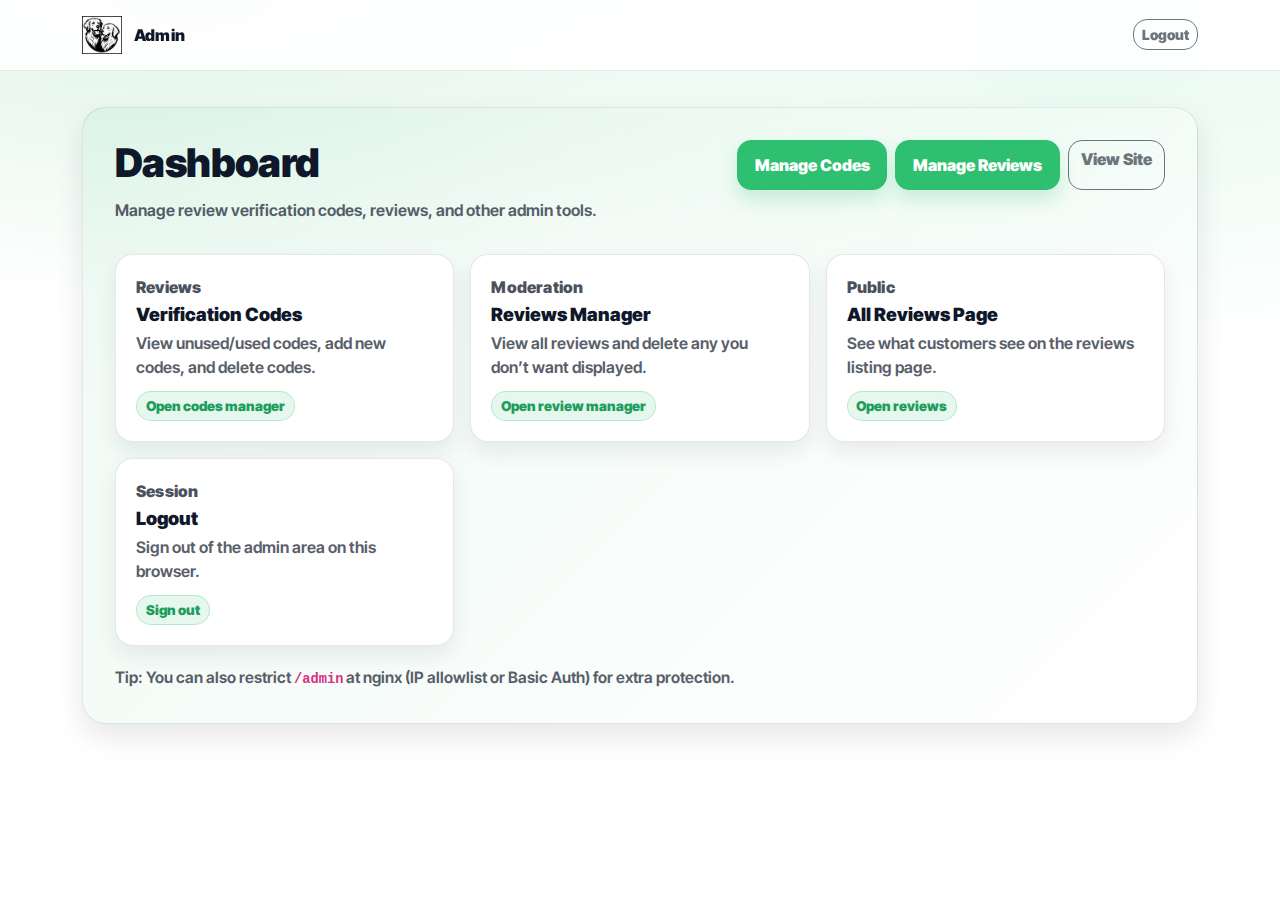
<file: admin/index.html>
<!doctype html>
<html lang="en">
<head>
  <meta charset="utf-8" />
  <meta name="viewport" content="width=device-width, initial-scale=1" />
  <title>Admin Dashboard | Smoky Mountain Retrievers</title>

  <link rel="icon" href="/assets/images/smokymountainretrieverslogo-96x91.png" type="image/png" />
  <link rel="stylesheet" href="/assets/bootstrap/css/bootstrap.min.css" />

  <link rel="preconnect" href="https://fonts.googleapis.com">
  <link rel="preconnect" href="https://fonts.gstatic.com" crossorigin>
  <link href="https://fonts.googleapis.com/css2?family=Inter+Tight:wght@300;400;500;600;700;800;900&display=swap" rel="stylesheet">

  <style>
    :root{
      --bg: #ffffff;
      --bg-tint: #f4fbf6;
      --surface: #ffffff;
      --border: rgba(17, 24, 39, .10);
      --text: #0f172a;
      --muted: rgba(15, 23, 42, .70);

      --brand: #2fbf71;
      --brand-soft: rgba(47, 191, 113, .12);

      --shadow: 0 12px 28px rgba(15, 23, 42, .10);
      --radius: 18px;
    }

    body{
      font-family: "Inter Tight", system-ui, -apple-system, Segoe UI, Roboto, Arial, sans-serif;
      background:
        radial-gradient(1100px 500px at 15% 0%, rgba(47,191,113,.10), transparent 60%),
        radial-gradient(900px 450px at 85% 10%, rgba(167,243,208,.16), transparent 60%),
        linear-gradient(180deg, var(--bg-tint), var(--bg) 35%);
      color: var(--text);
      min-height: 100vh;
    }

    .site-nav{
      background: rgba(255,255,255,.90);
      backdrop-filter: blur(10px);
      border-bottom: 1px solid var(--border);
    }
    .brand-lockup{
      display:flex; align-items:center; gap:.75rem;
      text-decoration:none;
    }
    .brand-lockup img{ width: 40px; height:auto; }
    .brand-lockup span{
      font-weight: 900;
      letter-spacing: .2px;
      color: var(--text);
    }

    .wrap{ padding: 2.25rem 0 3.25rem; }

    .panel{
      background: linear-gradient(135deg, rgba(47,191,113,.08), rgba(255,255,255,.92));
      border: 1px solid var(--border);
      border-radius: calc(var(--radius) + 6px);
      box-shadow: var(--shadow);
      padding: 2rem;
    }

    .title{
      font-weight: 950;
      letter-spacing: -.6px;
      margin: 0;
      font-size: clamp(1.9rem, 1.6vw + 1.2rem, 2.8rem);
    }
    .subtitle{
      margin-top: .65rem;
      color: var(--muted);
      font-weight: 650;
      max-width: 52rem;
    }

    .card-tile{
      border-radius: var(--radius);
      border: 1px solid var(--border);
      background: var(--surface);
      box-shadow: 0 10px 22px rgba(15,23,42,.08);
      padding: 1.25rem;
      transition: transform .15s ease, border-color .15s ease;
      height: 100%;
      text-decoration: none;
      color: inherit;
      display:block;
    }
    .card-tile:hover{
      transform: translateY(-2px);
      border-color: rgba(47,191,113,.35);
    }
    .tile-kicker{
      font-weight: 900;
      color: rgba(15,23,42,.75);
      letter-spacing: .2px;
      margin-bottom: .25rem;
    }
    .tile-title{
      font-weight: 950;
      margin: 0 0 .35rem;
      font-size: 1.15rem;
    }
    .tile-desc{
      color: var(--muted);
      font-weight: 650;
      margin: 0;
    }
    .pill{
      display:inline-block;
      font-weight: 900;
      background: var(--brand-soft);
      color: #1e9e5d;
      border: 1px solid rgba(47,191,113,.25);
      border-radius: 999px;
      padding: .25rem .55rem;
      font-size: .85rem;
      margin-top: .75rem;
    }

    .btn-primary{
      background: var(--brand);
      border-color: var(--brand);
      font-weight: 900;
      border-radius: 14px;
      padding: .75rem 1.05rem;
      box-shadow: 0 10px 18px rgba(47,191,113,.22);
    }
    .btn-primary:hover{ background:#26aa64; border-color:#26aa64; }
    .btn-outline-secondary{
      border-radius: 14px;
      font-weight: 900;
    }

    .footer-note{
      margin-top: 1.25rem;
      color: var(--muted);
      font-weight: 650;
      font-size: .98rem;
    }
  </style>
</head>
<body>
  <!-- NAV -->
  <nav class="navbar navbar-expand-lg site-nav sticky-top">
    <div class="container py-2">
      <a class="brand-lockup" href="/index.html">
        <img src="/assets/images/smokymountainretrieverslogo-96x91.png" alt="Smoky Mountain Retrievers logo">
        <span>Admin</span>
      </a>

      <div class="ms-auto d-flex gap-2">
        <a class="btn btn-outline-secondary btn-sm" href="/admin/logout">Logout</a>
      </div>
    </div>
  </nav>

  <!-- CONTENT -->
  <main class="wrap">
    <div class="container">
      <section class="panel">
        <div class="d-flex flex-wrap justify-content-between align-items-start gap-3">
          <div>
            <h1 class="title">Dashboard</h1>
            <p class="subtitle mb-0">
              Manage review verification codes, reviews, and other admin tools.
            </p>
          </div>
          <div class="d-flex gap-2 flex-wrap">
            <a class="btn btn-primary" href="/admin/codes.html">Manage Codes</a>
            <a class="btn btn-primary" href="/admin/reviews.html">Manage Reviews</a>
            <a class="btn btn-outline-secondary" href="/index.html">View Site</a>
          </div>
        </div>

        <div class="row g-3 mt-3">
          <div class="col-12 col-md-6 col-lg-4">
            <a class="card-tile" href="/admin/codes.html">
              <div class="tile-kicker">Reviews</div>
              <h2 class="tile-title">Verification Codes</h2>
              <p class="tile-desc">View unused/used codes, add new codes, and delete codes.</p>
              <span class="pill">Open codes manager</span>
            </a>
          </div>

          <div class="col-12 col-md-6 col-lg-4">
            <a class="card-tile" href="/admin/reviews.html">
              <div class="tile-kicker">Moderation</div>
              <h2 class="tile-title">Reviews Manager</h2>
              <p class="tile-desc">View all reviews and delete any you don’t want displayed.</p>
              <span class="pill">Open review manager</span>
            </a>
          </div>

          <div class="col-12 col-md-6 col-lg-4">
            <a class="card-tile" href="/reviews.html">
              <div class="tile-kicker">Public</div>
              <h2 class="tile-title">All Reviews Page</h2>
              <p class="tile-desc">See what customers see on the reviews listing page.</p>
              <span class="pill">Open reviews</span>
            </a>
          </div>

          <div class="col-12 col-md-6 col-lg-4">
            <a class="card-tile" href="/admin/logout">
              <div class="tile-kicker">Session</div>
              <h2 class="tile-title">Logout</h2>
              <p class="tile-desc">Sign out of the admin area on this browser.</p>
              <span class="pill">Sign out</span>
            </a>
          </div>
        </div>

        <p class="footer-note mb-0">
          Tip: You can also restrict <code>/admin</code> at nginx (IP allowlist or Basic Auth) for extra protection.
        </p>
      </section>
    </div>
  </main>
</body>
</html>
</file>
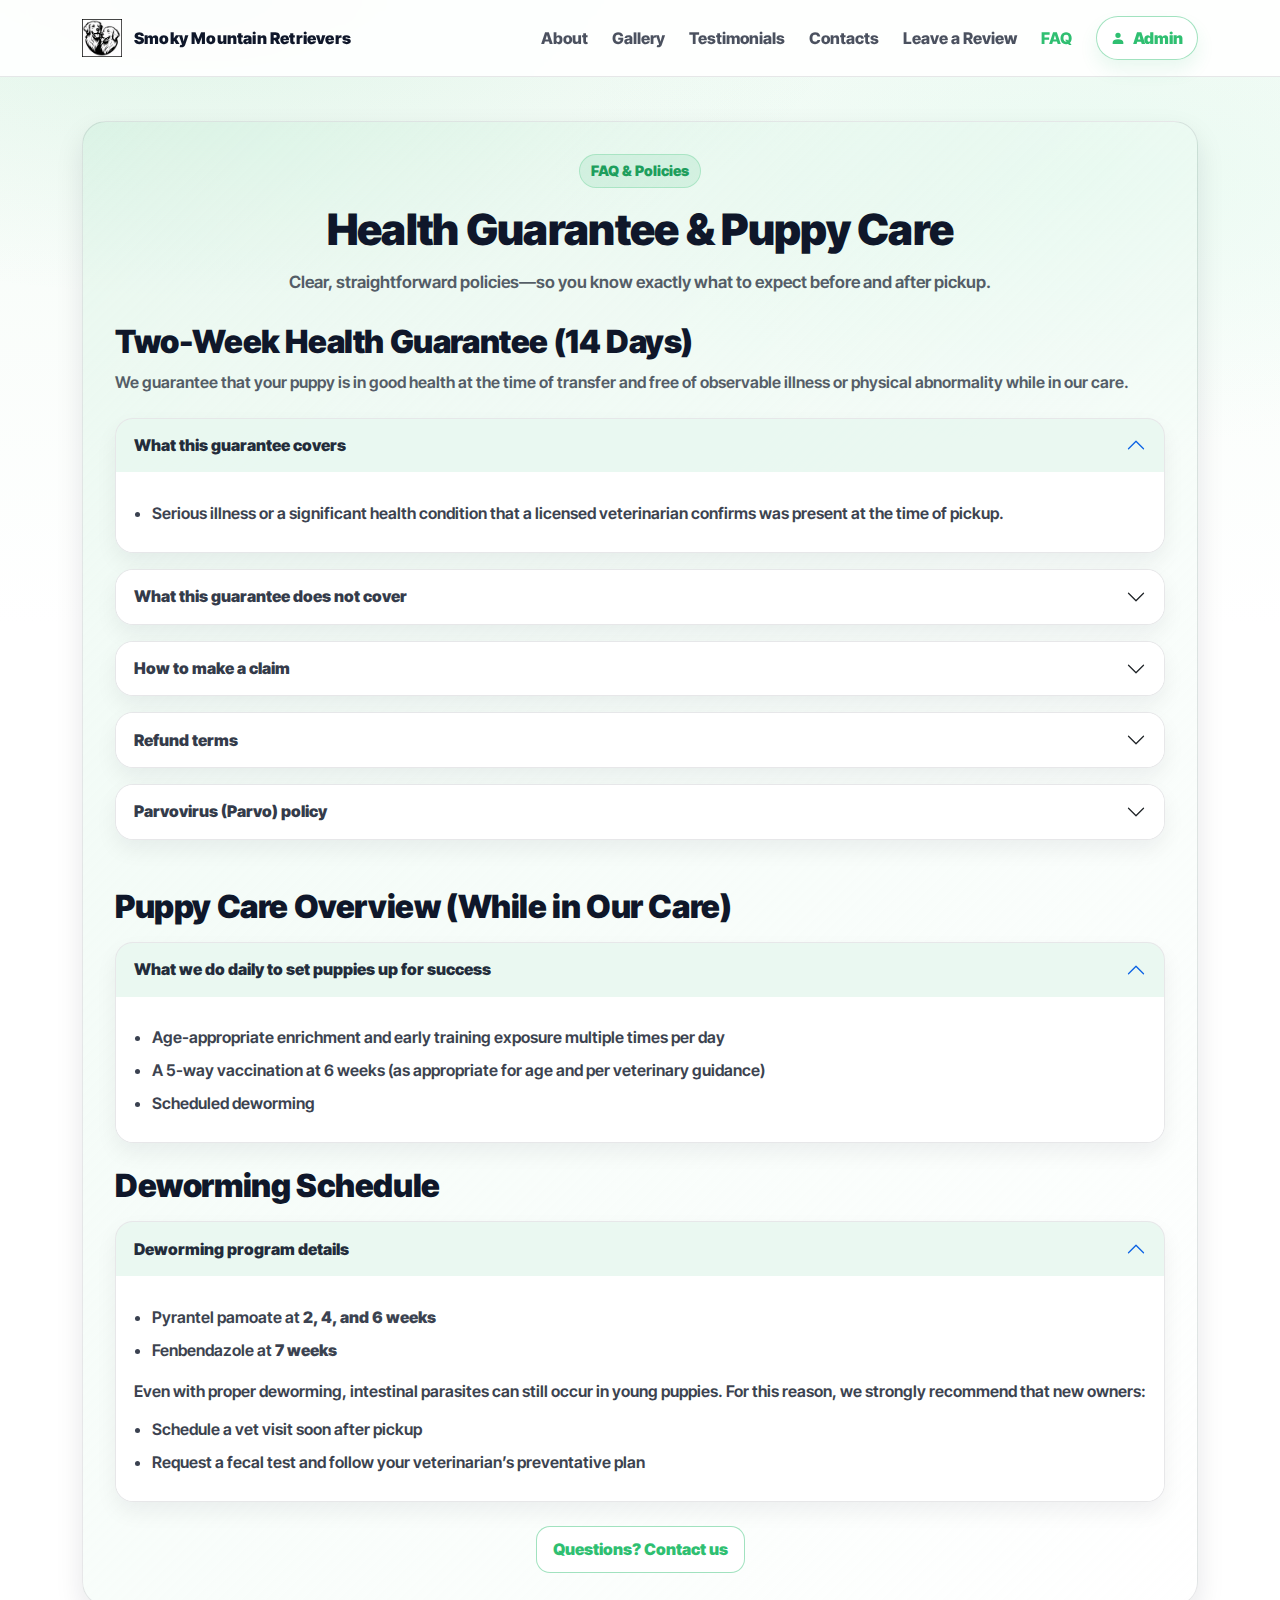
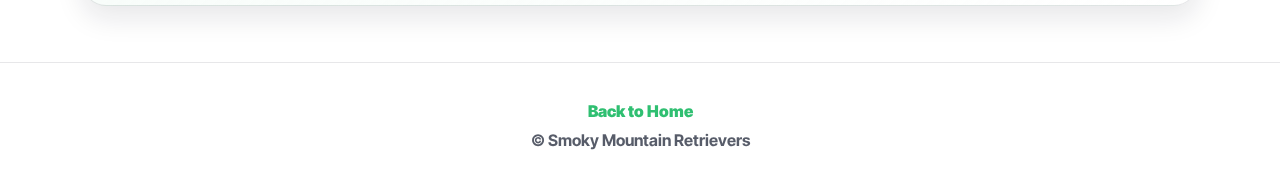
<file: faq.html>
<!doctype html>
<html lang="en">
<head>
  <meta charset="utf-8" />
  <meta name="viewport" content="width=device-width, initial-scale=1" />
  <title>FAQ | Smoky Mountain Retrievers</title>
  <meta name="description" content="Frequently asked questions and health guarantee information for Smoky Mountain Retrievers." />

  <link rel="icon" href="assets/images/smokymountainretrieverslogo-96x91.png" type="image/png" />
  <link rel="stylesheet" href="assets/bootstrap/css/bootstrap.min.css" />

  <!-- Inter Tight (Mobirise-like) -->
  <link rel="preconnect" href="https://fonts.googleapis.com">
  <link rel="preconnect" href="https://fonts.gstatic.com" crossorigin>
  <link href="https://fonts.googleapis.com/css2?family=Inter+Tight:wght@300;400;500;600;700;800;900&display=swap" rel="stylesheet">

  <style>
    :root{
      --bg: #ffffff;
      --bg-tint: #f4fbf6;
      --surface: #ffffff;
      --surface-2: #f7faf8;
      --border: rgba(17, 24, 39, .10);

      --text: #0f172a;
      --muted: rgba(15, 23, 42, .70);

      --brand: #2fbf71;
      --brand-2: #a7f3d0;
      --brand-soft: rgba(47, 191, 113, .12);

      --shadow: 0 12px 28px rgba(15, 23, 42, .10);
      --radius: 18px;
    }

    html{ scroll-behavior: smooth; }

    body{
      font-family: "Inter Tight", system-ui, -apple-system, Segoe UI, Roboto, Arial, sans-serif;
      background:
        radial-gradient(1100px 500px at 15% 0%, rgba(47,191,113,.10), transparent 60%),
        radial-gradient(900px 450px at 85% 10%, rgba(167,243,208,.16), transparent 60%),
        linear-gradient(180deg, var(--bg-tint), var(--bg) 35%);
      color: var(--text);
      min-height: 100vh;
    }

    /* Navbar */
    .site-nav{
      background: rgba(255,255,255,.90);
      backdrop-filter: blur(10px);
      border-bottom: 1px solid var(--border);
    }
    .brand-lockup{
      display:flex; align-items:center; gap:.75rem;
      text-decoration:none;
    }
    .brand-lockup img{ width: 40px; height:auto; }
    .brand-lockup span{
      font-weight: 900;
      letter-spacing: .2px;
      color: var(--text);
    }
    .nav-link{
      color: rgba(15,23,42,.75) !important;
      font-weight: 800;
    }
    .nav-link:hover{ color: var(--brand) !important; }

    .navbar-toggler{ border-color: rgba(15,23,42,.20); }
    .navbar-toggler-icon{
      background-image: url("data:image/svg+xml,%3csvg xmlns='http://www.w3.org/2000/svg' viewBox='0 0 30 30'%3e%3cpath stroke='rgba%2815, 23, 42, 0.85%29' stroke-linecap='round' stroke-miterlimit='10' stroke-width='2' d='M4 7h22M4 15h22M4 23h22'/%3e%3c/svg%3e");
    }

    .nav-btn{
      display: inline-flex;
      align-items: center;
      gap: .45rem;
      padding: .55rem .85rem !important;
      border-radius: 999px;
      font-weight: 900 !important;
      border: 1px solid rgba(47,191,113,.45);
      color: var(--brand) !important;
      background: rgba(255,255,255,.85);
      box-shadow: 0 10px 18px rgba(47,191,113,.10);
    }
    .nav-btn:hover{
      background: rgba(47,191,113,.10);
      border-color: rgba(47,191,113,.60);
      color: #1e9e5d !important;
    }
    .nav-btn svg{ width: 16px; height: 16px; flex: 0 0 16px; }

    /* Layout */
    .wrap{ padding: 2.75rem 0 3.5rem; }

    .panel{
      background: linear-gradient(135deg, rgba(47,191,113,.08), rgba(255,255,255,.92));
      border: 1px solid var(--border);
      border-radius: calc(var(--radius) + 6px);
      box-shadow: var(--shadow);
      padding: 2rem;
    }

    .title{
      font-weight: 980;
      letter-spacing: -.7px;
      margin: 0;
      text-align: center;
      font-size: clamp(2.0rem, 2vw + 1.1rem, 3.0rem);
    }
    .subtitle{
      margin: .85rem auto 0;
      max-width: 60rem;
      text-align: center;
      color: var(--muted);
      font-weight: 650;
      font-size: 1.06rem;
    }

    .badge-soft{
      display:inline-flex;
      align-items:center;
      gap:.45rem;
      padding: .35rem .7rem;
      border-radius: 999px;
      background: rgba(47,191,113,.12);
      border: 1px solid rgba(47,191,113,.25);
      color: #1e9e5d;
      font-weight: 900;
      font-size: .9rem;
    }

    .section-h{
      margin-top: 1.75rem;
      display:flex;
      align-items:center;
      justify-content: space-between;
      gap: 1rem;
      flex-wrap: wrap;
    }

    /* Accordion styling to match theme */
    .accordion-item{
      border: 1px solid var(--border) !important;
      border-radius: var(--radius) !important;
      overflow: hidden;
      box-shadow: 0 10px 22px rgba(15,23,42,.06);
      background: rgba(255,255,255,.92);
    }
    .accordion-item + .accordion-item{
      margin-top: 1rem;
    }
    .accordion-button{
      font-weight: 950;
      color: rgba(15,23,42,.86);
      background: rgba(255,255,255,.92);
      padding: 1.05rem 1.1rem;
    }
    .accordion-button:not(.collapsed){
      background: rgba(47,191,113,.10);
      color: rgba(15,23,42,.92);
      box-shadow: none;
    }
    .accordion-button:focus{
      box-shadow: 0 0 0 .22rem var(--brand-soft);
      border-color: rgba(47,191,113,.45);
    }
    .accordion-body{
      color: rgba(15,23,42,.82);
      font-weight: 650;
      line-height: 1.6;
      background: rgba(255,255,255,.92);
      padding: 1.05rem 1.1rem 1.15rem;
    }

    .k-list{
      margin: .75rem 0 0;
      padding-left: 1.15rem;
    }
    .k-list li{ margin: .45rem 0; }

    .btn-outline-primary{
      border-color: rgba(47,191,113,.45);
      color: var(--brand);
      font-weight: 900;
      border-radius: 14px;
      padding: .65rem 1rem;
      background: rgba(255,255,255,.85);
    }
    .btn-outline-primary:hover{
      background: rgba(47,191,113,.10);
      border-color: rgba(47,191,113,.55);
      color: #1e9e5d;
    }

    footer{
      border-top: 1px solid var(--border);
      background: rgba(255,255,255,.85);
      backdrop-filter: blur(10px);
      padding: 2.25rem 0;
    }
    footer a{
      color: var(--brand);
      font-weight: 950;
      text-decoration:none;
    }
    footer a:hover{ text-decoration: underline; }
    .footer-muted{ color: var(--muted); font-weight: 700; margin-top: .35rem; text-align:center; }
  </style>
</head>

<body>
  <!-- NAV -->
  <nav class="navbar navbar-expand-lg site-nav sticky-top">
    <div class="container py-2">
      <a class="brand-lockup" href="index.html">
        <img src="assets/images/smokymountainretrieverslogo-96x91.png" alt="Smoky Mountain Retrievers logo">
        <span>Smoky Mountain Retrievers</span>
      </a>

      <button class="navbar-toggler" type="button" data-bs-toggle="collapse" data-bs-target="#navMain" aria-controls="navMain" aria-expanded="false" aria-label="Toggle navigation">
        <span class="navbar-toggler-icon"></span>
      </button>

      <div class="collapse navbar-collapse justify-content-end" id="navMain">
        <ul class="navbar-nav align-items-lg-center gap-lg-2 mt-3 mt-lg-0">
          <li class="nav-item"><a class="nav-link" href="index.html#about">About</a></li>
          <li class="nav-item"><a class="nav-link" href="index.html#gallery">Gallery</a></li>
          <li class="nav-item"><a class="nav-link" href="index.html#testimonials">Testimonials</a></li>
          <li class="nav-item"><a class="nav-link" href="index.html#contact">Contacts</a></li>
          <li class="nav-item"><a class="nav-link" href="review.html">Leave a Review</a></li>

          <li class="nav-item">
            <a class="nav-link" href="faq.html" aria-current="page" style="color: var(--brand) !important;">FAQ</a>
          </li>

          <li class="nav-item ms-lg-2">
            <a class="nav-link nav-btn" href="/admin/login" aria-label="Admin login">
              <svg viewBox="0 0 24 24" aria-hidden="true">
                <path fill="currentColor" d="M12 12a4 4 0 1 0-4-4 4 4 0 0 0 4 4Zm0 2c-4.42 0-8 2-8 4.5V21h16v-2.5C20 16 16.42 14 12 14Z"></path>
              </svg>
              Admin
            </a>
          </li>
        </ul>
      </div>
    </div>
  </nav>

  <main class="wrap">
    <div class="container">
      <section class="panel">
        <div class="text-center">
          <div class="badge-soft">FAQ & Policies</div>
          <h1 class="title mt-3">Health Guarantee & Puppy Care</h1>
          <p class="subtitle">
            Clear, straightforward policies—so you know exactly what to expect before and after pickup.
          </p>
        </div>

        <div class="section-h">
          <h2 class="m-0" style="font-weight: 980; letter-spacing: -.4px;">Two-Week Health Guarantee (14 Days)</h2>
        </div>

        <p class="mt-2 mb-0" style="color: var(--muted); font-weight: 650;">
          We guarantee that your puppy is in good health at the time of transfer and free of observable illness or physical abnormality while in our care.
        </p>

        <div class="accordion mt-4" id="faqAccordion">
          <div class="accordion-item">
            <h2 class="accordion-header" id="h1">
              <button class="accordion-button" type="button" data-bs-toggle="collapse" data-bs-target="#c1" aria-expanded="true" aria-controls="c1">
                What this guarantee covers
              </button>
            </h2>
            <div id="c1" class="accordion-collapse collapse show" aria-labelledby="h1" data-bs-parent="#faqAccordion">
              <div class="accordion-body">
                <ul class="k-list">
                  <li>Serious illness or a significant health condition that a licensed veterinarian confirms was present at the time of pickup.</li>
                </ul>
              </div>
            </div>
          </div>

          <div class="accordion-item">
            <h2 class="accordion-header" id="h2">
              <button class="accordion-button collapsed" type="button" data-bs-toggle="collapse" data-bs-target="#c2" aria-expanded="false" aria-controls="c2">
                What this guarantee does not cover
              </button>
            </h2>
            <div id="c2" class="accordion-collapse collapse" aria-labelledby="h2" data-bs-parent="#faqAccordion">
              <div class="accordion-body">
                <ul class="k-list">
                  <li>Illnesses, injuries, accidents, or stress-related issues that occur after the puppy leaves our care</li>
                  <li>Routine and common puppy issues (including mild diarrhea, stress-related stomach upset, etc.)</li>
                  <li>Intestinal parasites (worms/giardia/coccidia), which are common in puppies despite responsible prevention and treatment</li>
                  <li>Any condition caused by failure to follow basic care (vaccination schedule, safe exposure practices, proper supervision, etc.)</li>
                </ul>
              </div>
            </div>
          </div>

          <div class="accordion-item">
            <h2 class="accordion-header" id="h3">
              <button class="accordion-button collapsed" type="button" data-bs-toggle="collapse" data-bs-target="#c3" aria-expanded="false" aria-controls="c3">
                How to make a claim
              </button>
            </h2>
            <div id="c3" class="accordion-collapse collapse" aria-labelledby="h3" data-bs-parent="#faqAccordion">
              <div class="accordion-body">
                <ul class="k-list">
                  <li>You must have the puppy examined by a licensed veterinarian within <strong>72 hours</strong> of pickup if you suspect a serious issue.</li>
                  <li>Notify us within <strong>24 hours</strong> of the vet visit.</li>
                  <li>Provide written documentation from the veterinarian (diagnosis, test results, and clinic contact information).</li>
                </ul>
              </div>
            </div>
          </div>

          <div class="accordion-item">
            <h2 class="accordion-header" id="h4">
              <button class="accordion-button collapsed" type="button" data-bs-toggle="collapse" data-bs-target="#c4" aria-expanded="false" aria-controls="c4">
                Refund terms
              </button>
            </h2>
            <div id="c4" class="accordion-collapse collapse" aria-labelledby="h4" data-bs-parent="#faqAccordion">
              <div class="accordion-body">
                <ul class="k-list">
                  <li>If a qualifying serious condition is confirmed, you may return the puppy to us within <strong>14 calendar days</strong> of pickup for a refund of the purchase price minus the deposit.</li>
                  <li>The puppy must be returned in the same general condition (excluding the diagnosed issue) and accompanied by veterinary records.</li>
                  <li>If the puppy is not returned within the 14-day period, the refund option is forfeited.</li>
                </ul>
              </div>
            </div>
          </div>

          <div class="accordion-item">
            <h2 class="accordion-header" id="h5">
              <button class="accordion-button collapsed" type="button" data-bs-toggle="collapse" data-bs-target="#c5" aria-expanded="false" aria-controls="c5">
                Parvovirus (Parvo) policy
              </button>
            </h2>
            <div id="c5" class="accordion-collapse collapse" aria-labelledby="h5" data-bs-parent="#faqAccordion">
              <div class="accordion-body">
                <p class="mb-2">
                  Because parvovirus incubation periods can vary and exposure can happen after pickup, parvo is only covered under the following circumstances:
                </p>
                <ul class="k-list">
                  <li>Puppies still in our care and/or puppies from the same litter that left our care on or after your pickup date are diagnosed with parvo by a licensed veterinarian; or</li>
                  <li>Your puppy receives a parvo test on the same day as pickup and the veterinarian documents a positive result consistent with infection present at the time of transfer.</li>
                </ul>
              </div>
            </div>
          </div>
        </div>

        <!-- CHANGED: Puppy Care Overview now uses the same accordion styling -->
        <div class="section-h mt-5">
          <h2 class="m-0" style="font-weight: 980; letter-spacing: -.4px;">Puppy Care Overview (While in Our Care)</h2>
        </div>

        <div class="accordion mt-3" id="careAccordion">
          <div class="accordion-item">
            <h2 class="accordion-header" id="ch1">
              <button class="accordion-button" type="button" data-bs-toggle="collapse" data-bs-target="#cc1" aria-expanded="true" aria-controls="cc1">
                What we do daily to set puppies up for success
              </button>
            </h2>
            <div id="cc1" class="accordion-collapse collapse show" aria-labelledby="ch1" data-bs-parent="#careAccordion">
              <div class="accordion-body">
                <ul class="k-list">
                  <li>Age-appropriate enrichment and early training exposure multiple times per day</li>
                  <li>A 5-way vaccination at 6 weeks (as appropriate for age and per veterinary guidance)</li>
                  <li>Scheduled deworming</li>
                </ul>
              </div>
            </div>
          </div>
        </div>

        <div class="section-h mt-4">
          <h2 class="m-0" style="font-weight: 980; letter-spacing: -.4px;">Deworming Schedule</h2>
        </div>

        <div class="accordion mt-3" id="dewormAccordion">
          <div class="accordion-item">
            <h2 class="accordion-header" id="dh1">
              <button class="accordion-button" type="button" data-bs-toggle="collapse" data-bs-target="#dc1" aria-expanded="true" aria-controls="dc1">
                Deworming program details
              </button>
            </h2>
            <div id="dc1" class="accordion-collapse collapse show" aria-labelledby="dh1" data-bs-parent="#dewormAccordion">
              <div class="accordion-body">
                <ul class="k-list">
                  <li>Pyrantel pamoate at <strong>2, 4, and 6 weeks</strong></li>
                  <li>Fenbendazole at <strong>7 weeks</strong></li>
                </ul>
                <p class="mt-3 mb-0">
                  Even with proper deworming, intestinal parasites can still occur in young puppies. For this reason, we strongly recommend that new owners:
                </p>
                <ul class="k-list">
                  <li>Schedule a vet visit soon after pickup</li>
                  <li>Request a fecal test and follow your veterinarian’s preventative plan</li>
                </ul>
              </div>
            </div>
          </div>
        </div>

        <div class="text-center mt-4">
          <a class="btn btn-outline-primary" href="index.html#contact">Questions? Contact us</a>
        </div>
      </section>
    </div>
  </main>

  <footer>
    <div class="container text-center">
      <div><a href="index.html">Back to Home</a></div>
      <div class="footer-muted">© Smoky Mountain Retrievers</div>
    </div>
  </footer>

  <script src="assets/bootstrap/js/bootstrap.bundle.min.js"></script>
</body>
</html>
</file>
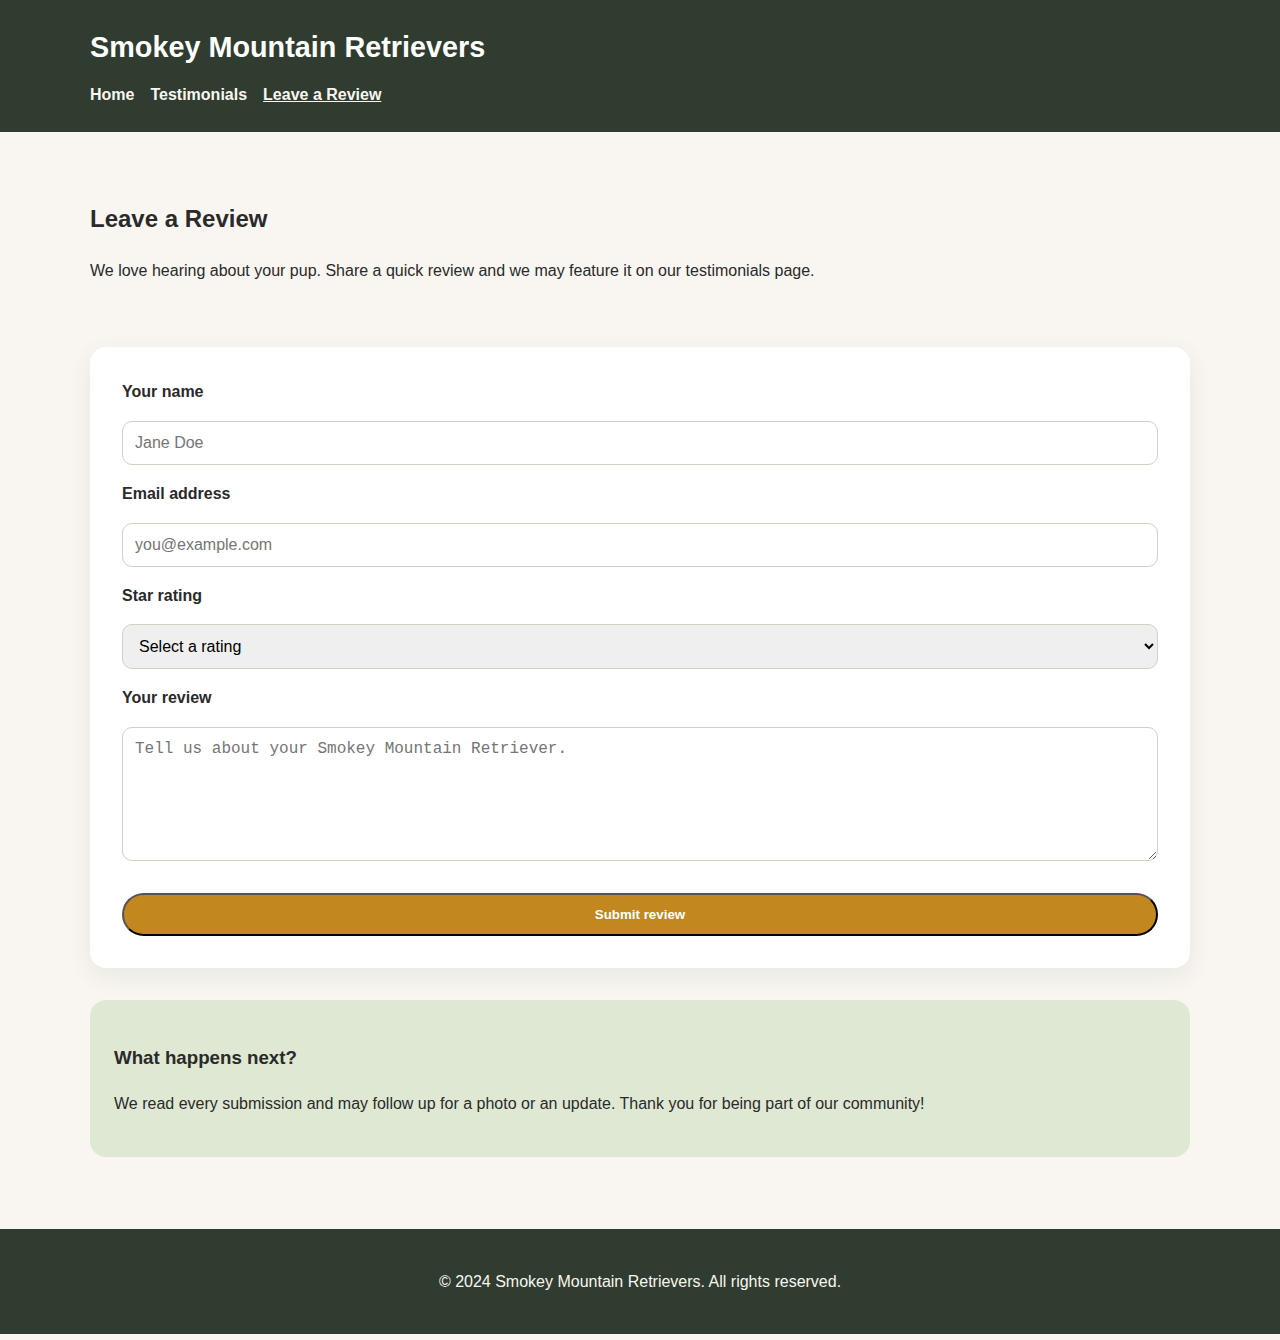
<file: leave-review.html>
<!DOCTYPE html>
<html lang="en">
  <head>
    <meta charset="UTF-8" />
    <meta name="viewport" content="width=device-width, initial-scale=1.0" />
    <title>Leave a Review | Smokey Mountain Retrievers</title>
    <link rel="stylesheet" href="styles.css" />
  </head>
  <body>
    <header class="site-header">
      <div class="container">
        <h1>Smokey Mountain Retrievers</h1>
        <nav>
          <a href="index.html">Home</a>
          <a href="testimonials.html">Testimonials</a>
          <a href="leave-review.html" aria-current="page">Leave a Review</a>
        </nav>
      </div>
    </header>

    <main>
      <section class="page-header">
        <div class="container">
          <h2>Leave a Review</h2>
          <p>
            We love hearing about your pup. Share a quick review and we may
            feature it on our testimonials page.
          </p>
        </div>
      </section>

      <section class="review-form-section">
        <div class="container">
          <form class="review-form" action="#" method="post">
            <label for="reviewer-name">Your name</label>
            <input
              id="reviewer-name"
              name="reviewer-name"
              type="text"
              placeholder="Jane Doe"
              required
            />

            <label for="reviewer-email">Email address</label>
            <input
              id="reviewer-email"
              name="reviewer-email"
              type="email"
              placeholder="you@example.com"
              required
            />

            <label for="reviewer-rating">Star rating</label>
            <select id="reviewer-rating" name="reviewer-rating" required>
              <option value="">Select a rating</option>
              <option value="5">5 - Excellent</option>
              <option value="4">4 - Great</option>
              <option value="3">3 - Good</option>
              <option value="2">2 - Fair</option>
              <option value="1">1 - Needs improvement</option>
            </select>

            <label for="reviewer-message">Your review</label>
            <textarea
              id="reviewer-message"
              name="reviewer-message"
              rows="6"
              placeholder="Tell us about your Smokey Mountain Retriever."
              required
            ></textarea>

            <button class="button" type="submit">Submit review</button>
          </form>

          <div class="review-note">
            <h3>What happens next?</h3>
            <p>
              We read every submission and may follow up for a photo or an update.
              Thank you for being part of our community!
            </p>
          </div>
        </div>
      </section>
    </main>

    <footer class="site-footer">
      <div class="container">
        <p>© 2024 Smokey Mountain Retrievers. All rights reserved.</p>
      </div>
    </footer>
  </body>
</html>
</file>
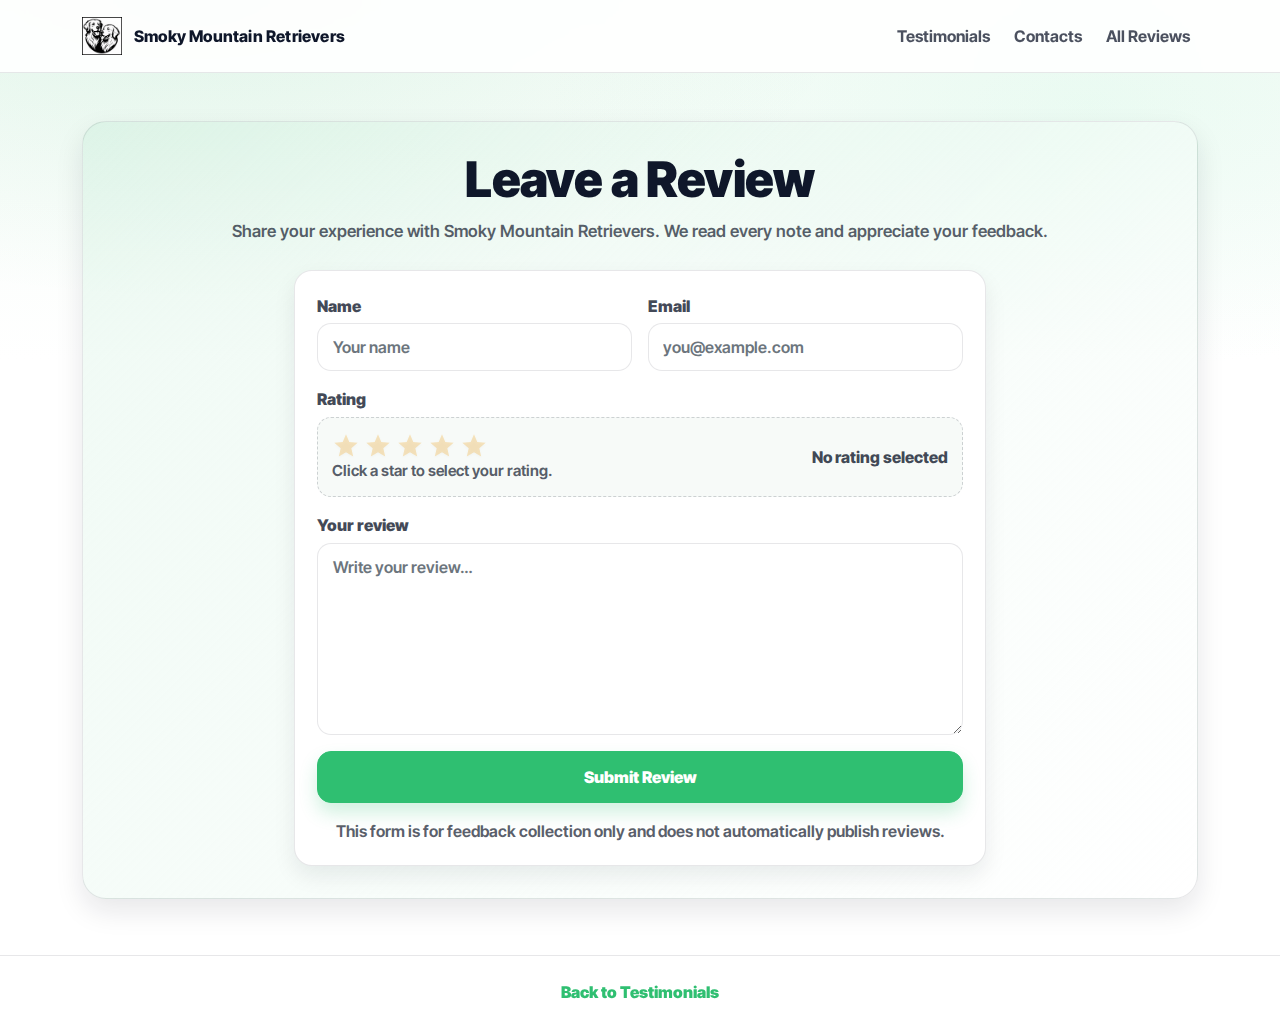
<file: review.html>
<!doctype html>
<html lang="en">
<head>
  <meta charset="utf-8" />
  <meta name="viewport" content="width=device-width, initial-scale=1" />
  <title>Leave a Review | Smoky Mountain Retrievers</title>
  <meta name="description" content="Share your experience with Smoky Mountain Retrievers." />

  <link rel="icon" href="assets/images/smokymountainretrieverslogo-96x91.png" type="image/png" />
  <link rel="stylesheet" href="assets/bootstrap/css/bootstrap.min.css" />

  <!-- Matches your Mobirise font choice -->
  <link rel="preconnect" href="https://fonts.googleapis.com">
  <link rel="preconnect" href="https://fonts.gstatic.com" crossorigin>
  <link href="https://fonts.googleapis.com/css2?family=Inter+Tight:wght@300;400;500;600;700;800;900&display=swap" rel="stylesheet">

  <style>
    :root{
      --bg: #ffffff;
      --bg-tint: #f4fbf6;
      --surface: #ffffff;
      --surface-2: #f7faf8;
      --border: rgba(17, 24, 39, .10);

      --text: #0f172a;
      --muted: rgba(15, 23, 42, .70);

      --brand: #2fbf71;
      --brand-2: #a7f3d0;
      --brand-soft: rgba(47, 191, 113, .12);

      --danger: #dc2626;
      --shadow: 0 12px 28px rgba(15, 23, 42, .10);
      --radius: 18px;
    }

    body{
      font-family: "Inter Tight", system-ui, -apple-system, Segoe UI, Roboto, Arial, sans-serif;
      background:
        radial-gradient(1100px 500px at 15% 0%, rgba(47,191,113,.10), transparent 60%),
        radial-gradient(900px 450px at 85% 10%, rgba(167,243,208,.16), transparent 60%),
        linear-gradient(180deg, var(--bg-tint), var(--bg) 35%);
      color: var(--text);
      min-height: 100vh;
    }

    /* Navbar */
    .site-nav{
      background: rgba(255,255,255,.90);
      backdrop-filter: blur(10px);
      border-bottom: 1px solid var(--border);
    }
    .brand-lockup{
      display:flex; align-items:center; gap:.75rem;
      text-decoration:none;
    }
    .brand-lockup img{ width: 40px; height:auto; }
    .brand-lockup span{
      font-weight: 800;
      letter-spacing: .2px;
      color: var(--text);
    }
    .nav-link{
      color: rgba(15,23,42,.75) !important;
      font-weight: 700;
    }
    .nav-link:hover{ color: var(--brand) !important; }

    .navbar-toggler{ border-color: rgba(15,23,42,.20); }
    .navbar-toggler-icon{
      background-image: url("data:image/svg+xml,%3csvg xmlns='http://www.w3.org/2000/svg' viewBox='0 0 30 30'%3e%3cpath stroke='rgba%2815, 23, 42, 0.85%29' stroke-linecap='round' stroke-miterlimit='10' stroke-width='2' d='M4 7h22M4 15h22M4 23h22'/%3e%3c/svg%3e");
    }

    /* Page */
    .page-wrap{ padding: 3.0rem 0 3.5rem; }
    .panel{
      background: linear-gradient(135deg, rgba(47,191,113,.08), rgba(255,255,255,.90));
      border: 1px solid var(--border);
      border-radius: calc(var(--radius) + 6px);
      box-shadow: var(--shadow);
      padding: 2rem;
    }
    .title{
      font-size: clamp(2rem, 2.6vw + 1rem, 3.2rem);
      line-height: 1.05;
      letter-spacing: -.6px;
      margin: 0;
      font-weight: 900;
      text-align: center;
    }
    .subtitle{
      margin: .85rem auto 0;
      max-width: 52rem;
      text-align: center;
      color: var(--muted);
      font-size: 1.05rem;
      font-weight: 600;
    }

    /* Form */
    .form-card{
      margin-top: 1.6rem;
      background: var(--surface);
      border: 1px solid var(--border);
      border-radius: var(--radius);
      padding: 1.4rem;
      box-shadow: 0 10px 22px rgba(15,23,42,.08);
    }

    .form-label{
      font-weight: 900;
      color: rgba(15,23,42,.78);
      margin-bottom: .35rem;
    }
    .form-control, .form-select{
      background: rgba(255,255,255,.95);
      border: 1px solid var(--border);
      border-radius: 14px;
      padding: .7rem .9rem;
      font-weight: 600;
      color: var(--text);
    }
    .form-control:focus, .form-select:focus{
      outline: none;
      box-shadow: 0 0 0 .22rem var(--brand-soft);
      border-color: rgba(47,191,113,.45);
    }

    /* Star rating control */
    .rating-wrap{
      display:flex;
      align-items:center;
      justify-content: space-between;
      gap: 1rem;
      flex-wrap: wrap;
      padding: .85rem;
      border: 1px dashed rgba(15,23,42,.18);
      border-radius: 14px;
      background: var(--surface-2);
    }
    .stars{
      display:flex;
      align-items:center;
      gap: .25rem;
      user-select: none;
    }
    .star-btn{
      width: 28px;
      height: 28px;
      border: 0;
      padding: 0;
      background: transparent;
      color: rgba(245,158,11,.25);
      cursor: pointer;
      transition: transform .08s ease, color .08s ease;
      filter: drop-shadow(0 1px 1px rgba(0,0,0,.10));
    }
    .star-btn:hover{ transform: translateY(-1px); }
    .star-btn.filled{ color: #f59e0b; }

    .rating-text{
      font-weight: 800;
      color: rgba(15,23,42,.80);
    }
    .rating-hint{
      font-size: .95rem;
      color: var(--muted);
      font-weight: 650;
      margin: 0;
    }

    /* Buttons */
    .btn-primary{
      background: var(--brand);
      border-color: var(--brand);
      font-weight: 900;
      border-radius: 14px;
      padding: .8rem 1.1rem;
      box-shadow: 0 10px 18px rgba(47,191,113,.22);
    }
    .btn-primary:hover{
      background: #26aa64;
      border-color: #26aa64;
    }
    .btn-primary:disabled{
      opacity: .75;
      cursor: not-allowed;
      box-shadow: none;
    }

    .note{
      margin-top: 1rem;
      color: var(--muted);
      font-weight: 650;
      text-align: center;
    }

    /* Validation */
    .field-error{
      color: var(--danger);
      font-weight: 800;
      font-size: .95rem;
      margin-top: .4rem;
      display: none;
    }
    .invalid .field-error{ display: block; }
    .invalid .form-control,
    .invalid .form-select{
      border-color: rgba(220,38,38,.55);
      box-shadow: 0 0 0 .22rem rgba(220,38,38,.10);
    }

    /* Footer */
    footer{
      border-top: 1px solid var(--border);
      background: rgba(255,255,255,.85);
      backdrop-filter: blur(10px);
    }
    footer a{
      color: var(--brand);
      font-weight: 900;
      text-decoration: none;
    }
    footer a:hover{ text-decoration: underline; }
  </style>
</head>

<body>
  <!-- NAV -->
  <nav class="navbar navbar-expand-lg site-nav sticky-top">
    <div class="container py-2">
      <a class="brand-lockup" href="index.html">
        <img src="assets/images/smokymountainretrieverslogo-96x91.png" alt="Smoky Mountain Retrievers logo">
        <span>Smoky Mountain Retrievers</span>
      </a>

      <button class="navbar-toggler" type="button" data-bs-toggle="collapse" data-bs-target="#navMain" aria-controls="navMain" aria-expanded="false" aria-label="Toggle navigation">
        <span class="navbar-toggler-icon"></span>
      </button>

      <div class="collapse navbar-collapse justify-content-end" id="navMain">
        <ul class="navbar-nav align-items-lg-center gap-lg-2 mt-3 mt-lg-0">
          <li class="nav-item">
            <a class="nav-link" href="index.html#people04-1i">Testimonials</a>
          </li>
          <li class="nav-item">
            <a class="nav-link" href="index.html#contacts02-9">Contacts</a>
          </li>
          <li class="nav-item">
            <a class="nav-link" href="reviews.html">All Reviews</a>
          </li>
        </ul>
      </div>
    </div>
  </nav>

  <!-- CONTENT -->
  <main class="page-wrap">
    <div class="container">
      <section class="panel">
        <h1 class="title">Leave a Review</h1>
        <p class="subtitle">
          Share your experience with Smoky Mountain Retrievers. We read every note and appreciate your feedback.
        </p>

        <div class="row justify-content-center">
          <div class="col-12 col-lg-9 col-xl-8">
            <div class="form-card">
              <form id="review-form" action="/submit-review" method="POST" novalidate>
                <div class="row g-3">
                  <div class="col-12 col-md-6" id="group-name">
                    <label class="form-label" for="review-name">Name</label>
                    <input class="form-control" id="review-name" name="name" type="text" placeholder="Your name" required maxlength="80" />
                    <div class="field-error">Please enter your name.</div>
                  </div>

                  <div class="col-12 col-md-6" id="group-email">
                    <label class="form-label" for="review-email">Email</label>
                    <input class="form-control" id="review-email" name="email" type="email" placeholder="you@example.com" required maxlength="120" />
                    <div class="field-error">Please enter a valid email address.</div>
                  </div>

                  <div class="col-12" id="group-rating">
                    <label class="form-label" for="review-rating">Rating</label>

                    <!-- Hidden/real value sent to server -->
                    <input type="hidden" id="review-rating" name="rating" value="" required />

                    <div class="rating-wrap" aria-label="Choose a rating from 1 to 5">
                      <div>
                        <div class="stars" id="stars" role="radiogroup" aria-label="Star rating">
                          <!-- Buttons inserted by JS -->
                        </div>
                        <p class="rating-hint mb-0">Click a star to select your rating.</p>
                      </div>

                      <div class="rating-text" id="rating-text">No rating selected</div>
                    </div>

                    <div class="field-error">Please select a rating.</div>
                  </div>

                  <div class="col-12" id="group-message">
                    <label class="form-label" for="review-message">Your review</label>
                    <textarea class="form-control" id="review-message" name="message" rows="7" placeholder="Write your review…" required maxlength="2000"></textarea>
                    <div class="field-error">Please write a short review.</div>
                  </div>

                  <div class="col-12 d-grid">
                    <button class="btn btn-primary" id="submit-btn" type="submit">Submit Review</button>
                  </div>
                </div>
              </form>

              <p class="note mb-0">
                This form is for feedback collection only and does not automatically publish reviews.
              </p>
            </div>
          </div>
        </div>
      </section>
    </div>
  </main>

  <!-- FOOTER -->
  <footer class="py-4">
    <div class="container text-center">
      <a href="index.html#people04-1i">Back to Testimonials</a>
    </div>
  </footer>

  <script src="assets/bootstrap/js/bootstrap.bundle.min.js"></script>

  <script>
    const form = document.getElementById("review-form");
    const submitBtn = document.getElementById("submit-btn");

    const nameEl = document.getElementById("review-name");
    const emailEl = document.getElementById("review-email");
    const ratingEl = document.getElementById("review-rating"); // hidden input
    const messageEl = document.getElementById("review-message");

    const groupName = document.getElementById("group-name");
    const groupEmail = document.getElementById("group-email");
    const groupRating = document.getElementById("group-rating");
    const groupMessage = document.getElementById("group-message");

    const starsWrap = document.getElementById("stars");
    const ratingText = document.getElementById("rating-text");

    function setGroupValid(group, valid){
      group.classList.toggle("invalid", !valid);
    }

    function validEmail(value){
      // simple practical email check
      return /^[^\s@]+@[^\s@]+\.[^\s@]+$/.test(value);
    }

    function makeStarButton(index){
      const btn = document.createElement("button");
      btn.type = "button";
      btn.className = "star-btn";
      btn.setAttribute("aria-label", `${index} star${index === 1 ? "" : "s"}`);
      btn.dataset.value = String(index);

      // SVG star
      btn.innerHTML = `
        <svg viewBox="0 0 24 24" width="28" height="28" aria-hidden="true">
          <path fill="currentColor" d="M12 17.27L18.18 21l-1.64-7.03L22 9.24l-7.19-.61L12 2 9.19 8.63 2 9.24l5.46 4.73L5.82 21z"></path>
        </svg>
      `;

      btn.addEventListener("click", () => {
        setRating(index);
      });

      btn.addEventListener("keydown", (e) => {
        // keyboard support
        if (e.key === "ArrowLeft" || e.key === "ArrowDown") {
          e.preventDefault();
          setRating(Math.max(1, (Number(ratingEl.value) || 1) - 1));
        }
        if (e.key === "ArrowRight" || e.key === "ArrowUp") {
          e.preventDefault();
          setRating(Math.min(5, (Number(ratingEl.value) || 0) + 1));
        }
        if (e.key === "Enter" || e.key === " ") {
          e.preventDefault();
          setRating(index);
        }
      });

      return btn;
    }

    function setRating(value){
      ratingEl.value = String(value);

      const buttons = starsWrap.querySelectorAll(".star-btn");
      buttons.forEach((b, i) => {
        b.classList.toggle("filled", i < value);
        b.setAttribute("aria-checked", i + 1 === value ? "true" : "false");
        b.setAttribute("role", "radio");
        b.tabIndex = (i + 1 === value) ? 0 : -1;
      });

      const labels = ["Not satisfied", "Could be better", "Okay", "Very good", "Excellent"];
      ratingText.textContent = `${value}/5 — ${labels[value - 1]}`;
      setGroupValid(groupRating, true);
    }

    // Build stars
    for (let i = 1; i <= 5; i++){
      starsWrap.appendChild(makeStarButton(i));
    }

    function validate(){
      const nameOk = nameEl.value.trim().length > 0;
      const emailOk = validEmail(emailEl.value.trim());
      const ratingOk = Number(ratingEl.value) >= 1 && Number(ratingEl.value) <= 5;
      const messageOk = messageEl.value.trim().length > 0;

      setGroupValid(groupName, nameOk);
      setGroupValid(groupEmail, emailOk);
      setGroupValid(groupRating, ratingOk);
      setGroupValid(groupMessage, messageOk);

      return nameOk && emailOk && ratingOk && messageOk;
    }

    // Live validation (lightweight)
    nameEl.addEventListener("input", () => setGroupValid(groupName, nameEl.value.trim().length > 0));
    emailEl.addEventListener("input", () => setGroupValid(groupEmail, validEmail(emailEl.value.trim())));
    messageEl.addEventListener("input", () => setGroupValid(groupMessage, messageEl.value.trim().length > 0));

    form.addEventListener("submit", async (e) => {
      if (!validate()){
        e.preventDefault();
        return;
      }

      // Optional: submit via fetch for smoother UX.
      // If you'd rather rely on normal HTML form submission, delete everything below this line.
      e.preventDefault();

      submitBtn.disabled = true;
      const originalText = submitBtn.textContent;
      submitBtn.textContent = "Submitting…";

      try {
        const formData = new FormData(form);
        const res = await fetch(form.action, { method: "POST", body: formData });

        if (!res.ok) throw new Error("Submit failed");

        // Simple success state
        form.reset();
        ratingEl.value = "";
        ratingText.textContent = "Thanks! Your review was submitted.";
        starsWrap.querySelectorAll(".star-btn").forEach((b) => b.classList.remove("filled"));
      } catch (err) {
        ratingText.textContent = "Sorry—something went wrong. Please try again.";
      } finally {
        submitBtn.disabled = false;
        submitBtn.textContent = originalText;
      }
    });
  </script>
</body>
</html>
</file>
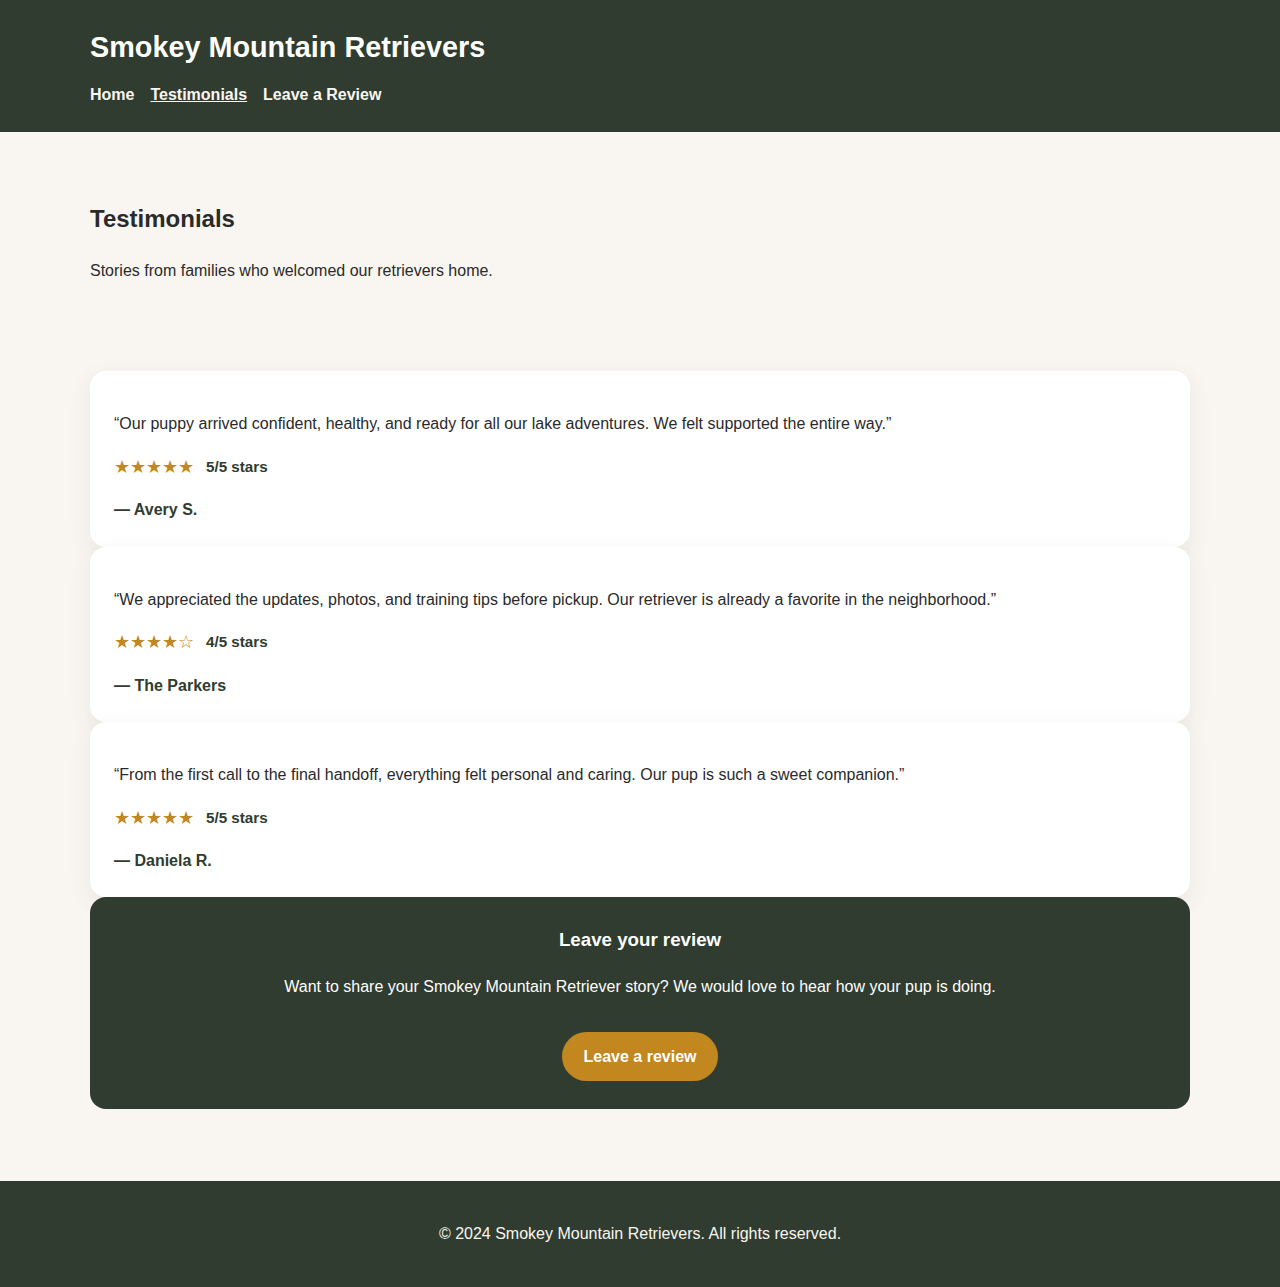
<file: testimonials.html>
<!DOCTYPE html>
<html lang="en">
  <head>
    <meta charset="UTF-8" />
    <meta name="viewport" content="width=device-width, initial-scale=1.0" />
    <title>Testimonials | Smokey Mountain Retrievers</title>
    <link rel="stylesheet" href="styles.css" />
  </head>
  <body>
    <header class="site-header">
      <div class="container">
        <h1>Smokey Mountain Retrievers</h1>
        <nav>
          <a href="index.html">Home</a>
          <a href="testimonials.html" aria-current="page">Testimonials</a>
          <a href="leave-review.html">Leave a Review</a>
        </nav>
      </div>
    </header>

    <main>
      <section class="page-header">
        <div class="container">
          <h2>Testimonials</h2>
          <p>Stories from families who welcomed our retrievers home.</p>
        </div>
      </section>

      <section class="testimonials-list">
        <div class="container">
          <article class="testimonial-card">
            <p>
              “Our puppy arrived confident, healthy, and ready for all our lake
              adventures. We felt supported the entire way.”
            </p>
            <div class="testimonial-rating" aria-label="5 out of 5 stars">
              <span aria-hidden="true">★★★★★</span>
              <span class="rating-text">5/5 stars</span>
            </div>
            <span class="testimonial-name">— Avery S.</span>
          </article>

          <article class="testimonial-card">
            <p>
              “We appreciated the updates, photos, and training tips before pickup.
              Our retriever is already a favorite in the neighborhood.”
            </p>
            <div class="testimonial-rating" aria-label="4 out of 5 stars">
              <span aria-hidden="true">★★★★☆</span>
              <span class="rating-text">4/5 stars</span>
            </div>
            <span class="testimonial-name">— The Parkers</span>
          </article>

          <article class="testimonial-card">
            <p>
              “From the first call to the final handoff, everything felt personal
              and caring. Our pup is such a sweet companion.”
            </p>
            <div class="testimonial-rating" aria-label="5 out of 5 stars">
              <span aria-hidden="true">★★★★★</span>
              <span class="rating-text">5/5 stars</span>
            </div>
            <span class="testimonial-name">— Daniela R.</span>
          </article>

          <div class="testimonial-cta">
            <h3>Leave your review</h3>
            <p>
              Want to share your Smokey Mountain Retriever story? We would love to
              hear how your pup is doing.
            </p>
            <a class="button" href="leave-review.html">Leave a review</a>
          </div>
        </div>
      </section>
    </main>

    <footer class="site-footer">
      <div class="container">
        <p>© 2024 Smokey Mountain Retrievers. All rights reserved.</p>
      </div>
    </footer>
  </body>
</html>
</file>
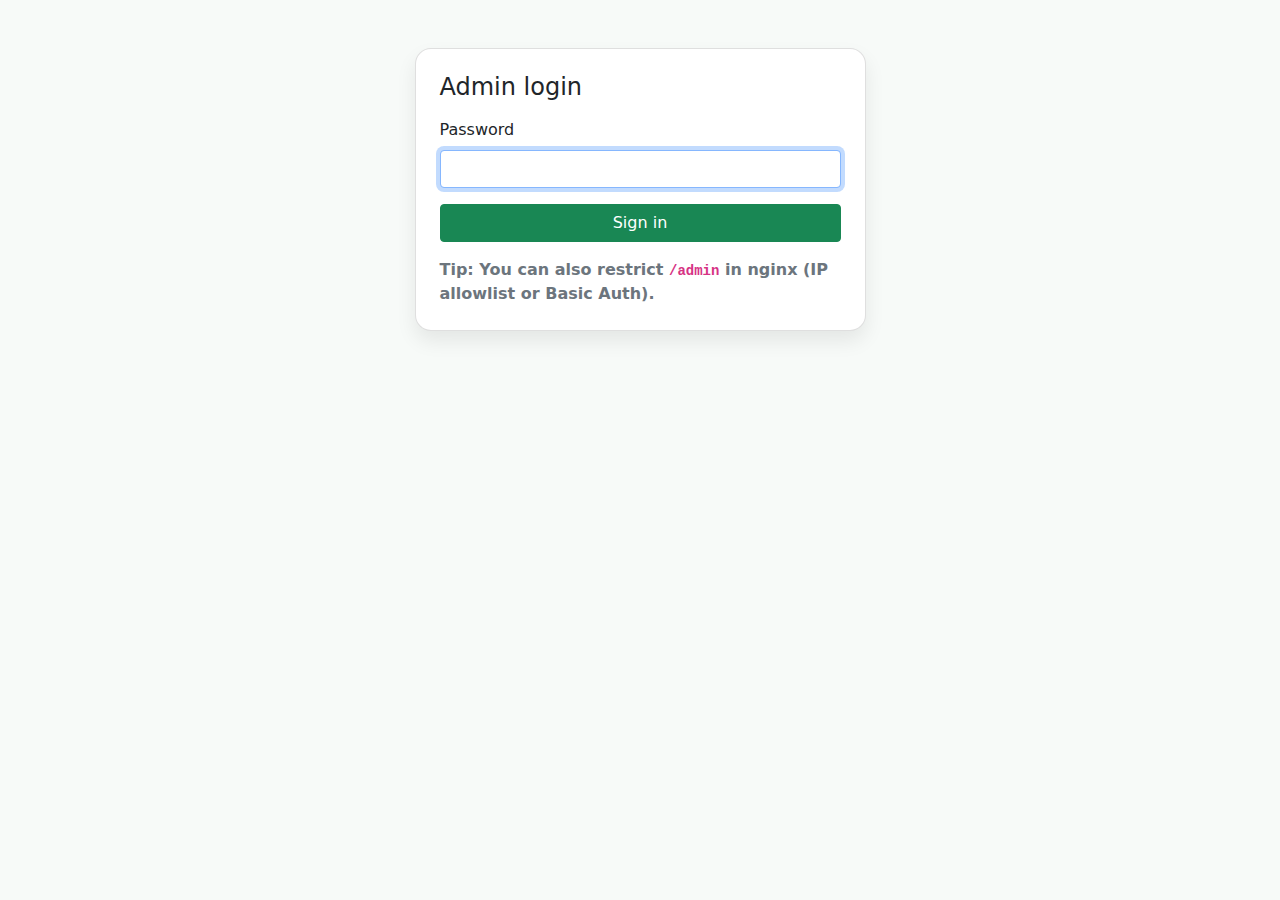
<file: admin/login.html>
<!doctype html>
<html lang="en">
<head>
  <meta charset="utf-8" />
  <meta name="viewport" content="width=device-width,initial-scale=1" />
  <title>Admin Login | Smoky Mountain Retrievers</title>
  <link rel="stylesheet" href="/assets/bootstrap/css/bootstrap.min.css" />
  <style>
    body{ background:#f7faf8; }
    .card{ border-radius: 16px; box-shadow: 0 10px 20px rgba(0,0,0,.08); }
  </style>
</head>
<body>
  <div class="container py-5">
    <div class="row justify-content-center">
      <div class="col-12 col-md-7 col-lg-5">
        <div class="card p-4">
          <h1 class="h4 mb-3">Admin login</h1>

          <div id="alert" class="alert alert-danger d-none" role="alert"></div>

          <form id="login-form">
            <!-- NEW: next redirect target -->
            <input type="hidden" name="next" id="nextField" value="/admin/index.html" />

            <div class="mb-3">
              <label class="form-label">Password</label>
              <input class="form-control" type="password" name="password" required autofocus />
            </div>
            <button class="btn btn-success w-100" type="submit" id="btn">Sign in</button>
          </form>

          <p class="text-muted mt-3 mb-0" style="font-weight:600;">
            Tip: You can also restrict <code>/admin</code> in nginx (IP allowlist or Basic Auth).
          </p>
        </div>
      </div>
    </div>
  </div>

  <script src="/admin/admin.js"></script>
  <script>
    const form = document.getElementById("login-form");
    const alertBox = document.getElementById("alert");
    const btn = document.getElementById("btn");
    const nextField = document.getElementById("nextField");

    // Optional: preserve ?next=... from URL
    try {
      const params = new URLSearchParams(window.location.search);
      const nextParam = params.get("next");
      if (nextParam && nextParam.startsWith("/")) {
        nextField.value = nextParam;
      }
    } catch {}

    function showError(msg){
      alertBox.textContent = msg;
      alertBox.classList.remove("d-none");
    }
    function clearError(){
      alertBox.textContent = "";
      alertBox.classList.add("d-none");
    }

    form.addEventListener("submit", async (e) => {
      e.preventDefault();
      clearError();

      btn.disabled = true;
      const original = btn.textContent;
      btn.textContent = "Signing in…";

      try {
        const fd = new FormData(form);
        const res = await fetch("/api/admin/login", {
          method: "POST",
          body: fd,
          credentials: "include",
          headers: { "X-Requested-With": "smr-admin" }
        });

        const data = await res.json().catch(() => ({}));
        if (!res.ok) {
          if (data.error === "bad_password") throw new Error("Incorrect password.");
          throw new Error("Login failed.");
        }

        const nextUrl = (fd.get("next") || "/admin/index.html").toString();
        window.location.href = nextUrl;
      } catch (err) {
        showError(err.message || "Login failed.");
      } finally {
        btn.disabled = false;
        btn.textContent = original;
      }
    });
  </script>
</body>
</html>
</file>
<file: styles.css>
:root {
  color-scheme: light;
  font-family: "Helvetica Neue", Arial, sans-serif;
  line-height: 1.6;
  color: #2a2a2a;
  background-color: #f9f6f1;
}

* {
  box-sizing: border-box;
}

body {
  margin: 0;
  background: #f9f6f1;
}

.container {
  width: min(1100px, 90%);
  margin: 0 auto;
}

.site-header {
  background: #2f3c2f;
  color: #fff;
  padding: 24px 0;
}

.site-header h1 {
  margin: 0 0 12px;
  font-size: 1.8rem;
}

nav {
  display: flex;
  gap: 16px;
  flex-wrap: wrap;
}

nav a {
  color: #f9f6f1;
  text-decoration: none;
  font-weight: 600;
}

nav a[aria-current="page"] {
  text-decoration: underline;
}

.hero {
  padding: 72px 0;
  background: #dfe8d3;
}

.hero h2 {
  font-size: clamp(2rem, 3vw, 2.6rem);
  margin-bottom: 16px;
}

.page-header {
  padding: 48px 0 24px;
}

.section-heading {
  margin-bottom: 32px;
}

.testimonials,
.testimonials-list {
  padding: 48px 0 72px;
}

.testimonial-grid {
  display: grid;
  grid-template-columns: repeat(auto-fit, minmax(240px, 1fr));
  gap: 24px;
  margin-bottom: 32px;
}

.testimonial-card {
  background: #fff;
  border-radius: 16px;
  padding: 24px;
  box-shadow: 0 8px 24px rgba(47, 60, 47, 0.08);
}

.testimonial-name {
  display: block;
  margin-top: 16px;
  font-weight: 700;
  color: #2f3c2f;
}

.testimonial-rating {
  display: flex;
  align-items: center;
  gap: 12px;
  margin-top: 16px;
  font-size: 1.1rem;
  color: #c2871f;
}

.rating-text {
  font-size: 0.95rem;
  color: #2f3c2f;
  font-weight: 600;
}

.testimonial-cta {
  background: #2f3c2f;
  color: #fff;
  border-radius: 16px;
  padding: 28px;
  text-align: center;
}

.testimonial-cta h3 {
  margin-top: 0;
}

.button {
  display: inline-block;
  margin-top: 16px;
  padding: 12px 22px;
  background: #c2871f;
  color: #fff;
  border-radius: 999px;
  text-decoration: none;
  font-weight: 600;
}

.review-form-section {
  padding: 24px 0 72px;
}

.review-form {
  display: grid;
  gap: 16px;
  background: #fff;
  padding: 32px;
  border-radius: 16px;
  box-shadow: 0 8px 24px rgba(47, 60, 47, 0.08);
}

.review-form label {
  font-weight: 600;
}

.review-form input,
.review-form select,
.review-form textarea {
  width: 100%;
  padding: 12px;
  border-radius: 10px;
  border: 1px solid #ccd2c5;
  font-size: 1rem;
}

.review-note {
  margin-top: 32px;
  background: #dfe8d3;
  border-radius: 16px;
  padding: 24px;
}

.site-footer {
  background: #2f3c2f;
  color: #f9f6f1;
  padding: 24px 0;
  text-align: center;
}

@media (max-width: 600px) {
  nav {
    flex-direction: column;
  }

  .testimonial-rating {
    flex-direction: column;
    align-items: flex-start;
  }
}
</file>
